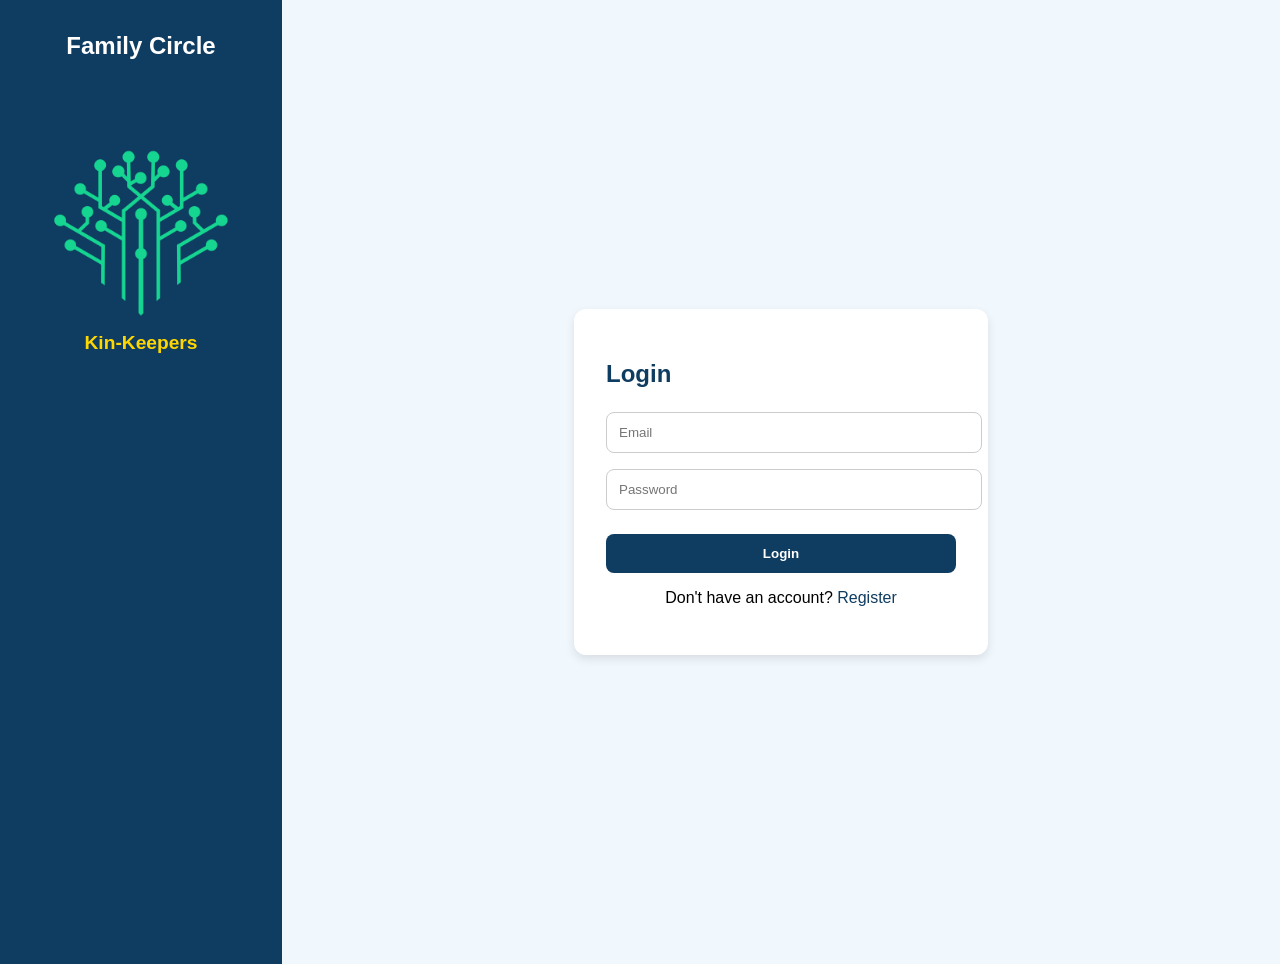
<file: public/index.html>
﻿<!DOCTYPE html>
<html lang="en">
<head>
  <meta charset="UTF-8" />
  <title>Family Circle Dashboard</title>
  <meta name="viewport" content="width=device-width, initial-scale=1.0" />

  <!-- Bootstrap -->
  <link href="https://cdn.jsdelivr.net/npm/bootstrap@5.3.0/dist/css/bootstrap.min.css" rel="stylesheet" />
  <script src="https://cdn.jsdelivr.net/npm/bootstrap@5.3.0/dist/js/bootstrap.bundle.min.js"></script>

  <!-- Your styles -->
  <link rel="stylesheet" href="styles.css" />
</head>
<body>

  <div class="sidebar">
    <h5 class="mb-3"><strong>Family Circle</strong></h5>
        <ul class="side-nav">
      <li><a class="link" href="#" onclick="showSection('dashboard')">Dashboard</a></li>

      <li>
        <a class="group-title" data-bs-toggle="collapse" href="#adminGroup" role="button" aria-expanded="false">
          Admin <span class="chevron">&#9662;</span>
        </a>
        <div class="collapse subgroup" id="adminGroup">
          <a class="link" href="#" onclick="(window.api?.navigateTo ? window.api.navigateTo('p2p.html') : (location.href='p2p.html'))">Invites to Family & Friends</a>
          <a class="sublink" href="#" hidden>Invites to Family & Friends</a>
        </div>
      </li>

      <li><a class="link" href="#" onclick="showSection('profile')">User Profile</a></li>

      <li>
        <a class="group-title" data-bs-toggle="collapse" href="#familyGroup" role="button" aria-expanded="false">
          Our Family Data <span class="chevron">&#9662;</span>
        </a>
        <div class="collapse subgroup" id="familyGroup">
          <a class="sublink" href="#" onclick="showSection('upload')">Select Document</a>
          <a class="sublink" href="#" onclick="showSection('qa')">Ask a Question</a>
        </div>
      </li>

      <li>
        <a class="group-title" data-bs-toggle="collapse" href="#smartChoiceGroup" role="button" aria-expanded="false">
          Smart Coach Guidance <span class="chevron">&#9662;</span>
        </a>
        <div class="collapse subgroup" id="smartChoiceGroup">
          <a class="sublink" href="https://elderchatgpt.com/memorytest/" target="_blank">ElderCHAT</a>
          <a class="sublink" href="https://sledss.elderchatgpt.com/" target="_blank">S.L.E.D.S.S.</a>
        </div>
      </li>

      <li>
        <a class="group-title" data-bs-toggle="collapse" href="#agentGroup" role="button" aria-expanded="false">
          Our Agents <span class="chevron">&#9662;</span>
        </a>
        <div class="collapse subgroup" id="agentGroup">
          <a class="sublink" href="https://Kin-Keepers.net" target="_blank">Shop for Marketplace Agents</a>
          <a class="sublink" href="#" onclick="showSection('installedAgents')">Installed Agents</a>
        </div>
      </li>

      <li><a class="link" href="#" onclick="showSection('about')">About</a></li>
    </ul>

    <div class="logout-wrap"><a class="logout-btn" href="#" onclick="logout()">Logout</a></div>
  </div>

  <div class="main-panel">
    <div class="header">
        <h4 id="sectionTitle">Dashboard</h4>
        <div id="slmStatus" class="slm-status"><span id="slmArrow">&bull;</span><span id="slmText">Checking...</span></div>
      <button id="slmToggleBtn" class="btn btn-sm btn-outline-light" style="padding:2px 8px; font-size:0.8rem; border-radius:12px;" hidden>Toggle SLM</button>
    </div>

    <!-- Auto-summary inline -->
    <div id="autoSummaryBox" role="status" aria-live="polite">
      <h6>System summary</h6>
      <p id="autoSummaryText"></p>
    </div>

    <!-- Dashboard -->
    <div id="dashboard" class="section section-white">
      <h4>Family Circle</h4>
      <div id="familyGraph" class="small-muted">Family graph & summary area.</div>
    </div>

    <!-- Profile -->
    <div id="profile" class="section hidden section-white">
      <h4>User Profile</h4>
      <div id="profileDetails">Loading...</div>

      <div id="profileForm" class="mt-3" style="display:none;">
        <div class="row g-3">
          <div class="col-md-6">
            <label for="profileEmail" class="form-label">Email</label>
            <input type="email" id="profileEmail" class="form-control">
          </div>
          <div class="col-md-6">
            <label for="profileName" class="form-label">Name</label>
            <input type="text" id="profileName" class="form-control">
          </div>

          <div class="col-md-6">
            <label for="profilePhone" class="form-label">Phone</label>
            <input type="text" id="profilePhone" class="form-control" placeholder="+256 700 000000">
          </div>

          <div class="col-md-3">
            <label for="profileDob" class="form-label">Date of Birth</label>
            <input type="date" id="profileDob" class="form-control" max="9999-12-31">
          </div>
          <div class="col-md-3">
            <label for="profileAge" class="form-label">Age</label>
            <input type="number" id="profileAge" class="form-control" min="0" max="130" inputmode="numeric">
            <div class="form-text">Auto-fills from DOB (you can override)</div>
          </div>

          <div class="col-md-6">
            <label for="profileGender" class="form-label">Gender</label>
            <select id="profileGender" class="form-select">
              <option value="">-- Select --</option>
              <option value="male">Male</option>
              <option value="female">Female</option>
              <option value="other">Other / Non-binary</option>
              <option value="prefer_not_to_say">Prefer not to say</option>
            </select>
          </div>

          <div class="col-md-6">
            <label class="form-label">Profile Photo</label>
            <div class="d-flex align-items-center gap-3">
              <img id="profilePhotoPreview" src="" alt="Profile photo" style="width:72px;height:72px;object-fit:cover;border-radius:50%;border:1px solid #ddd;display:none;">
              <input type="file" id="profilePhoto" class="form-control" accept="image/*">
            </div>
            <div class="form-text">Choose an image to update your photo.</div>
          </div>

          <div class="col-12">
            <label class="form-label">Address</label>
            <textarea id="profileAddress" rows="2" class="form-control" placeholder="Street, City, Country"></textarea>
          </div>
        </div>

        <div class="d-flex gap-2 mt-3">
          <button id="saveProfileBtn" class="btn btn-primary">Save changes</button>
          <div id="saveStatus" class="mt-1 text-muted"></div>
        </div>
      </div>
    </div>

    <!-- Upload Section -->
    <div id="upload" class="section hidden">
      <div class="section-white">
        <h4>Shared Documents</h4>
        <div class="btn-group tab-icons mb-3">
          <button class="btn btn-outline-primary" onclick="selectUploadTab('documents')">Documents</button>
          <button class="btn btn-outline-secondary" onclick="selectUploadTab('photos')"> Photos</button>
          <button class="btn btn-outline-secondary" onclick="selectUploadTab('music')"> Music</button>
        </div>

        <div id="documents" class="upload-tab active">
          <input type="file" id="docUpload"
                 accept=".pdf,.doc,.docx,application/msword,application/vnd.openxmlformats-officedocument.wordprocessingml.document"
                 class="form-control mb-2">
          <div id="uploadStatus" class="mb-3"></div>

          <div><strong>Imported Files:</strong></div>
          <div id="recordMessage" class="mb-2" aria-live="polite"></div>
          <div id="activeDocNotice" class="mb-2 small-muted">No active document selected.</div>
          <div id="recordItems" class="mb-3 upload-white"></div>

          <div class="divider"></div>

          <div class="d-flex align-items-center justify-content-between">
            <strong>Topic:</strong>
            <button id="regenTopicBtn" class="btn btn-sm btn-outline-primary" disabled> Regenerate topic</button>
          </div>
          <div id="selectedFileMeta" class="mb-2 text-muted" style="font-size: 0.95rem;"></div>
          <div id="activeDocStatus" class="mb-2 text-info small" role="status"></div>
          <div id="extractedText" class="upload-white"></div>
        </div>

        <div id="photos" class="upload-tab">
          <input type="file" id="photoUpload" accept="image/*" multiple class="form-control mb-2">
          <div id="photoUploadStatus" class="mb-3"></div>
          <div id="uploadedPhotos" class="d-flex flex-wrap gap-2"></div>
        </div>

        <div id="music" class="upload-tab">
          <input type="file" id="musicUpload" accept="audio/*" multiple class="form-control mb-2">
          <div id="musicUploadStatus" class="mb-3"></div>
          <div id="uploadedMusic" class="d-flex flex-column gap-2"></div>
        </div>
      </div>
    </div>

    <!-- Installed Agents -->
    <div id="installedAgents" class="section hidden section-white">
      <h4> Installed Agents</h4>
      <div class="mb-3">
        <a href="https://Kin-Keepers.net" target="_blank" class="btn btn-outline-primary">Shop for Marketplace Agents</a>
      </div>
      <div id="agentTemplates" class="d-flex flex-wrap gap-3"></div>
      <div id="templateAgents" class="mt-3 upload-white p-3 hidden">
        <h5>Agents in <span id="selectedTemplateName">Agent Template</span></h5>
        <div id="agentsList" class="list-group mb-2"></div>
        <button class="btn btn-sm btn-secondary mt-1" onclick="backToTemplates()"> Back to Template</button>
      </div>
      <div id="agentFeatureContent" class="mt-3 upload-white p-3">Select a feature to view its details.</div>
    </div>

    <!-- QA Section -->
    <div id="qa" class="section hidden">
      <div class="d-flex align-items-center justify-content-between flex-wrap gap-2">
        <h4 class="mb-0">Ask About This File</h4>

        <div class="d-flex align-items-center gap-3 model-picker" id="modelPicker">
          <span class="small-muted mb-0">Model:</span>
          <div class="btn-group" role="group" aria-label="Model selection" hidden>
            <button type="button" class="btn btn-outline-secondary" id="btnModelOffline" data-model="offline">Local / Offline</button>
            <button type="button" class="btn btn-outline-secondary" id="btnModelOnline"  data-model="online">Online Granite</button>
          </div>
          <span id="modelStatusBadge" class="badge bg-success text-dark" style="font-size:0.95rem;padding:8px 14px;">No model selected</span>
        </div>
      </div>

      <div id="qaActiveDocNotice" class="small-muted mt-2">Active document: none selected.</div>
      <!-- <div id="modelNotice" class="inline-notice mt-2" role="status" aria-live="polite">
        <span class="dot" aria-hidden="true"></span>
        <span id="modelNoticeText">Select a model (Local / Offline or Online Granite) to start asking questions.</span>
      </div> -->

      <div class="mt-2 p-2 upload-white">
        <div class="fw-semibold mb-1">Query scope</div>
        <div class="d-flex flex-wrap align-items-center gap-3">
          <div class="form-check">
            <input class="form-check-input" type="radio" name="scopeRadio" id="scopeLatest" value="latest" checked>
            <label class="form-check-label" for="scopeLatest">Latest file only</label>
          </div>
          <div class="form-check" hidden>
            <input class="form-check-input" type="radio" name="scopeRadio" id="scopeAll" value="all">
            <label class="form-check-label" for="scopeAll">All imported files</label>
          </div>
          <div class="form-check">
            <input class="form-check-input" type="radio" name="scopeRadio" id="scopeSelected" value="ids">
            <label class="form-check-label" for="scopeSelected">Choose specific files</label>
          </div>
        </div>

        <div id="scopePickerArea" class="mt-2" style="display:none;">
          <div class="small-muted mb-1">Select files to include:</div>
          <div id="scopeFileList" class="d-flex flex-column gap-1"></div>
        </div>
      </div>

      <textarea id="questionInput" class="form-control mt-2" rows="3" placeholder="Select a model to enable asking" disabled></textarea>
      <button id="askBtn" class="btn btn-primary mt-2" onclick="askQuestion()" disabled>Ask</button>
      <div id="answer" class="response-box mt-3" role="status" aria-live="polite"></div>
    </div>

    <!-- About -->
    <div id="about" class="section hidden section-white">
      <h4>About</h4>
      <p id="aboutModelText" style="font-size:1.1rem;font-weight:500;">Current model: checking...</p>
    </div>
  </div>

  <!-- Your script -->
  <script src="app.js"></script>
</body>
</html>
</file>
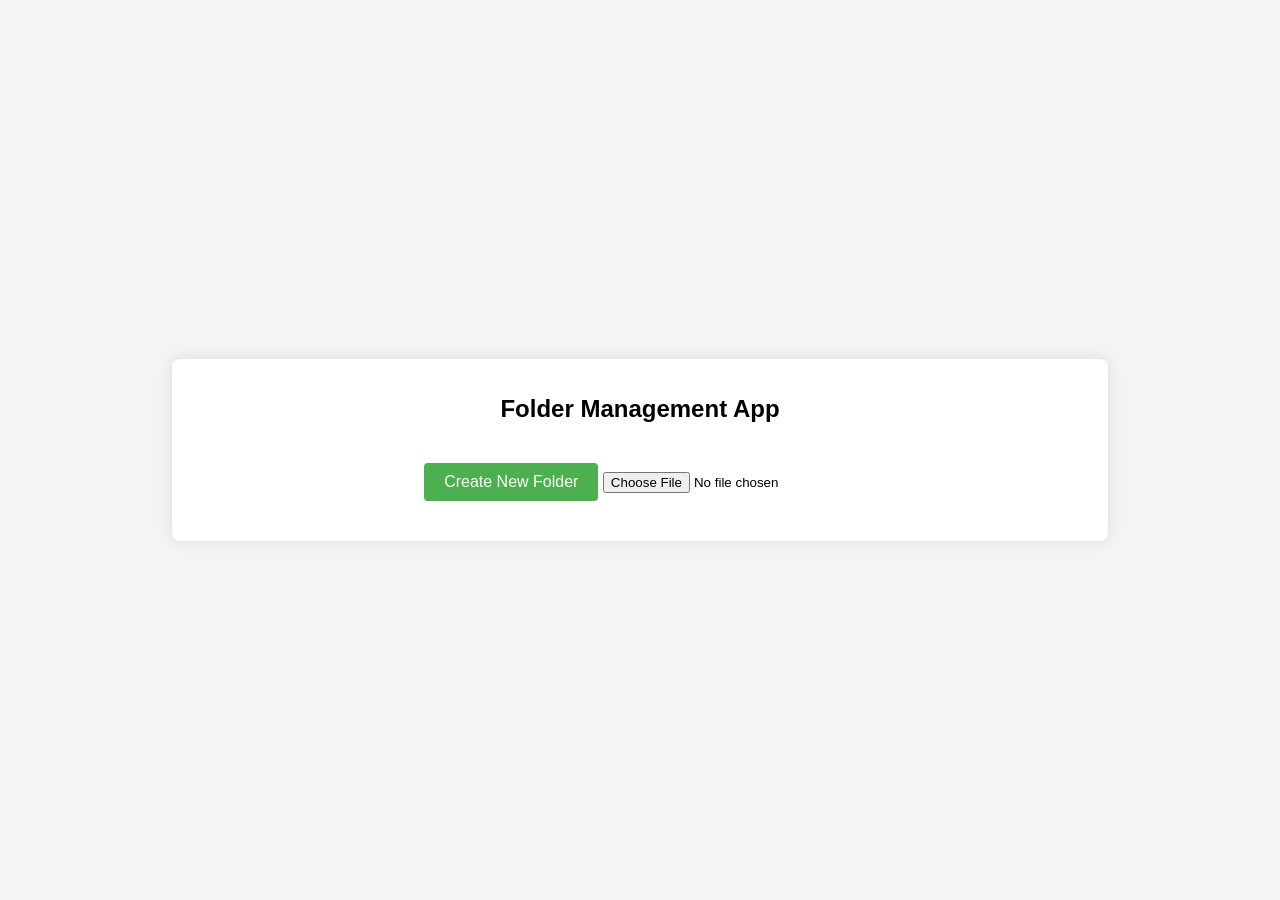
<file: folder.html>
<!DOCTYPE html>
<html lang="en">
<head>
  <meta charset="UTF-8">
  <meta name="viewport" content="width=device-width, initial-scale=1.0">
  <title>Folder Management App</title>
  <!-- Include FontAwesome for folder icon -->
  <link rel="stylesheet" href="https://cdnjs.cloudflare.com/ajax/libs/font-awesome/5.15.4/css/all.min.css">
  <style>
    body {
      font-family: Arial, sans-serif;
      display: flex;
      justify-content: center;
      align-items: center;
      height: 100vh;
      margin: 0;
      background-color: #f4f4f4;
    }

    .container {
      text-align: center;
      width: 70%;
      padding: 20px;
      background-color: white;
      border-radius: 8px;
      box-shadow: 0px 0px 15px rgba(0, 0, 0, 0.1);
    }

    h1 {
      font-size: 24px;
      margin-bottom: 20px;
    }

    button {
      padding: 10px 20px;
      margin-top: 20px;
      background-color: #4CAF50;
      color: white;
      border: none;
      cursor: pointer;
      border-radius: 4px;
      font-size: 16px;
    }

    button:hover {
      background-color: #45a049;
    }

    input[type="file"] {
      margin-top: 20px;
    }

    .folders-list {
      display: flex;
      flex-wrap: wrap;
      justify-content: center;
      margin-top: 20px;
    }

    .folder, .file {
      background: #f8f8f8;
      border: 1px solid #ccc;
      padding: 20px;
      margin: 10px;
      width: 150px;
      text-align: center;
      border-radius: 5px;
      box-shadow: 2px 2px 8px rgba(0, 0, 0, 0.1);
      cursor: pointer;
      transition: all 0.2s ease-in-out;
    }

    .folder:hover, .file:hover {
      background-color: #e8e8e8;
      transform: scale(1.05);
    }

    .folder-icon {
      font-size: 40px;
      margin-bottom: 10px;
      color: #f4c542;
    }

    .folder-name, .file-name {
      font-size: 16px;
      font-weight: bold;
      color: #333;
      cursor: pointer;
    }

    #message {
      margin-top: 20px;
      font-size: 16px;
      font-weight: bold;
      color: #333;
    }

    input[type="text"] {
      border: none;
      background: transparent;
      font-size: 16px;
      font-weight: bold;
      color: #333;
      text-align: center;
      outline: none;
    }
  </style>
</head>
<body>
  <div class="container">
    <h1>Folder Management App</h1>
    <div class="folders-list">
      <!-- List of folders will be populated here -->
    </div>
    <button id="create-folder-btn">Create New Folder</button>
    <input type="file" id="upload-file-btn" />
    <div id="message"></div>
  </div>

  <script>
    // Sample folder structure (in-memory)
    const fileSystem = {
      root: {
        type: 'folder',
        name: 'root',
        contents: [],
      }
    };

    let currentFolder = fileSystem.root; // Initially set to root folder

    // Get references to UI elements
    const createFolderBtn = document.getElementById('create-folder-btn');
    const uploadFileBtn = document.getElementById('upload-file-btn');
    const foldersList = document.querySelector('.folders-list');
    const messageDiv = document.getElementById('message');

    // Function to display message
    function displayMessage(message) {
      messageDiv.textContent = message;
    }

    // Function to render folders and files
    function renderFolderContents() {
      foldersList.innerHTML = ''; // Clear the list

      currentFolder.contents.forEach(item => {
        const itemDiv = document.createElement('div');
        itemDiv.classList.add(item.type);

        // Handle folder or file
        if (item.type === 'folder') {
          itemDiv.innerHTML = `
            <i class="fas fa-folder folder-icon"></i>
            <div class="folder-name" contenteditable="true">${item.name}</div>
          `;
          itemDiv.querySelector('.folder-name').addEventListener('click', (e) => {
            e.stopPropagation();
            const newName = prompt('Enter new folder name:', item.name);
            if (newName) {
              item.name = newName;
              renderFolderContents();
            }
          });
          itemDiv.addEventListener('click', () => {
            currentFolder = item;
            renderFolderContents(); // Show the contents of the clicked folder
          });
        } else {
          itemDiv.innerHTML = `
            <i class="fas fa-file file-icon"></i>
            <div class="file-name" contenteditable="true">${item.name}</div>
          `;
          itemDiv.querySelector('.file-name').addEventListener('click', (e) => {
            e.stopPropagation();
            const newName = prompt('Enter new file name:', item.name);
            if (newName) {
              item.name = newName;
              renderFolderContents();
            }
          });
        }

        foldersList.appendChild(itemDiv);
      });
    }

    // Create folder
    createFolderBtn.addEventListener('click', () => {
      const folderName = prompt('Enter folder name:');
      if (folderName) {
        const newFolder = {
          type: 'folder',
          name: folderName,
          contents: [],
        };
        currentFolder.contents.push(newFolder);
        renderFolderContents(); // Re-render after adding the new folder
        displayMessage(`Folder "${folderName}" created successfully!`);
      }
    });

    // Handle file upload
    uploadFileBtn.addEventListener('change', (event) => {
      const file = event.target.files[0];
      const fileName = file.name;
      const newFile = {
        type: 'file',
        name: fileName,
      };
      currentFolder.contents.push(newFile);
      renderFolderContents(); // Re-render after adding the new file
      displayMessage(`File "${fileName}" uploaded successfully!`);
    });

    // Initial render of the root folder
    renderFolderContents();
  </script>
</body>
</html>
</file>
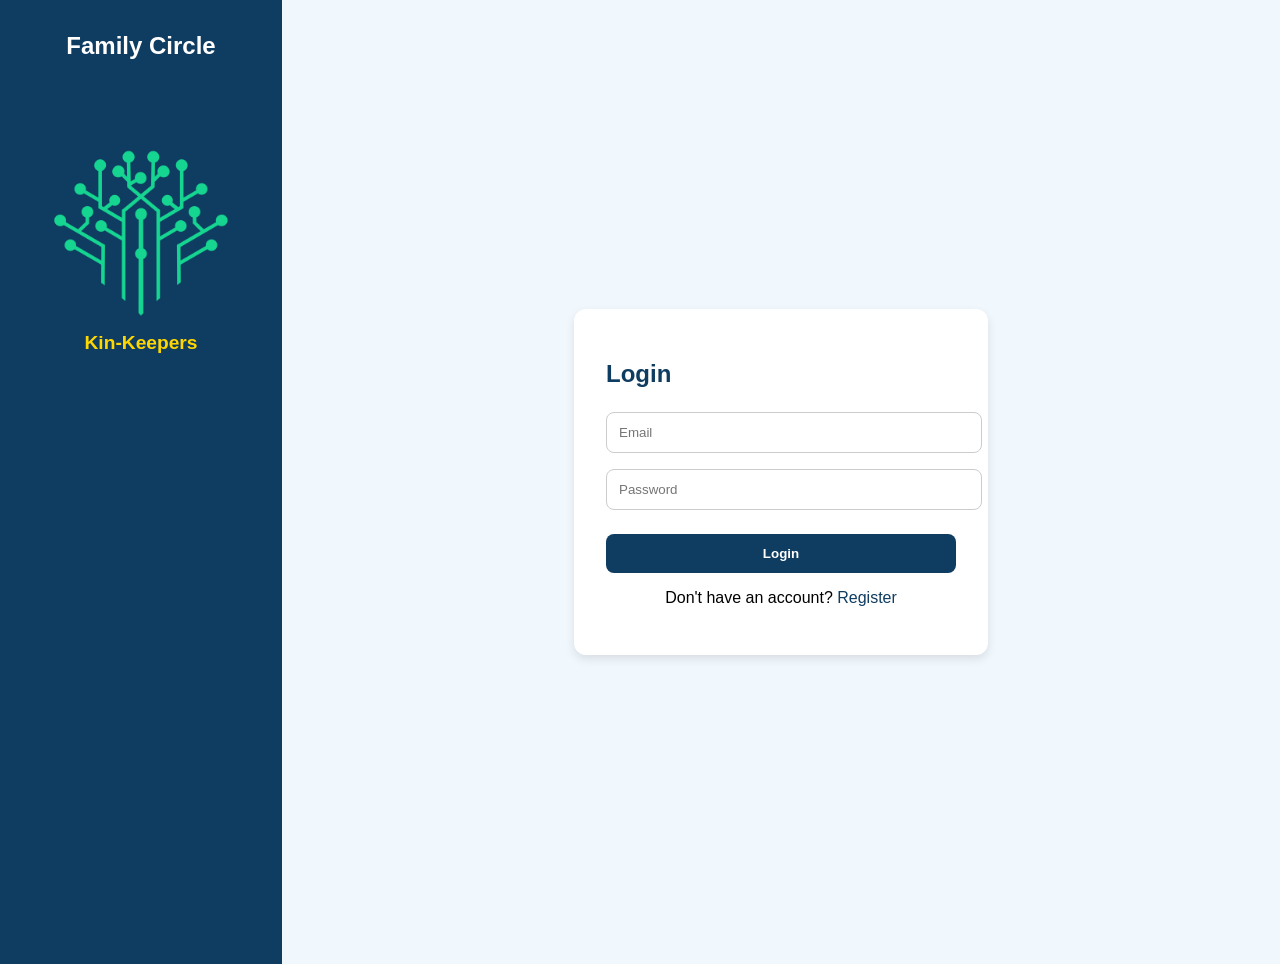
<file: public/home2.html>
<!DOCTYPE html>
<html lang="en">
<head>
  <meta charset="UTF-8" />
  <title>Family Circle Dashboard</title>
  <meta name="viewport" content="width=device-width, initial-scale=1.0" />
  <link href="https://cdn.jsdelivr.net/npm/bootstrap@5.3.0/dist/css/bootstrap.min.css" rel="stylesheet">
  <script src="https://d3js.org/d3.v7.min.js"></script>
  <style>
    body {
      background-color: #eaf4fc;
      font-family: 'Segoe UI', Tahoma, Geneva, Verdana, sans-serif;
    }
    .sidebar {
      background-color: #1a3d5d;
      color: white;
      padding: 20px;
      height: 100vh;
      display: flex;
      flex-direction: column;
    }
    .sidebar h5 {
      margin-bottom: 1.5rem;
    }
    .sidebar button {
      width: 100%;
      margin-bottom: 10px;
    }
    .main-panel {
      padding: 30px;
      background-color: #f2f8fd;
      min-height: 100vh;
    }
    .header {
      background-color: #205081;
      color: white;
      padding: 14px 26px;
      border-radius: 12px;
      margin-bottom: 25px;
      box-shadow: 0 4px 10px rgba(0, 0, 0, 0.08);
      font-size: 1.25rem;
      font-weight: 500;
      display: flex;
      align-items: center;
    }
    .hidden {
      display: none;
    }
    .card-section {
      background-color: #ffffff;
      padding: 1.8rem 2rem;
      border-radius: 12px;
      box-shadow: 0 2px 10px rgba(0, 0, 0, 0.05);
      margin-bottom: 30px;
    }
    .card-section h4 {
      margin-bottom: 1.2rem;
      color: #1a3d5d;
      font-weight: 600;
    }
    .card .display-1 {
      font-size: 4rem;
      color: #f0ad4e;
      cursor: pointer;
    }
    #familyGraph {
      width: 100%;
      height: 600px;
      border: 1px solid #ccc;
      border-radius: 10px;
      margin-top: 20px;
    }
    .record-item {
      cursor: pointer;
      color: #205081;
      margin-bottom: 5px;
    }
    .record-item:hover {
      text-decoration: underline;
    }
  </style>
</head>
<body>
<div class="container-fluid">
  <div class="row">
    <div class="col-md-3 sidebar">
      <div>
        <h5><strong>Jones Family Circle</strong></h5>
        <button class="btn btn-outline-light" onclick="showSection('dashboard')">Dashboard</button>
        <button class="btn btn-outline-light" onclick="showSection('profile')">👤 User Profile</button>
        <button class="btn btn-outline-light" onclick="showSection('upload')">Uploads</button>
        <button class="btn btn-outline-light" onclick="showSection('viewRecords')">View Records</button>
        <button class="btn btn-outline-light" onclick="showSection('relationships')">👪 Relationships</button>
        <button class="btn btn-outline-light" onclick="showSection('medical')">🧺 Medical</button>
        <button class="btn btn-outline-light" onclick="showSection('timeline')">🗕️ Timeline</button>
        <button class="btn btn-outline-light" onclick="showSection('forgotten')">🧳 Forgotten Items</button>
        <button class="btn btn-outline-warning" onclick="showSection('qa')">💬 Ask a Question</button>
      </div>
      <div class="mt-auto">
        <button class="btn btn-danger w-100" onclick="logout()">Logout</button>
      </div>
    </div>

    <div class="col-md-9 main-panel">
      <div class="header">
        <h4 id="sectionTitle">🏠 Installed SLM</h4>
      </div>

      <div id="dashboard" class="card-section">
        <h4>Family Circle</h4>
        <div id="familyGraph"></div>
      </div>

      <div id="profile" class="card-section hidden"><h4>👤 User Profile</h4><div id="profileDetails">Loading...</div></div>

      <div id="upload" class="card-section hidden">
        <h4>Upload Family Files</h4>
        <div class="row text-center">

          <div class="col-md-4 mb-4">
            <div class="card h-100 shadow-sm">
              <div class="card-body">
                <div class="display-1" onclick="toggleDocumentPanel()">📁</div>
                <h5 class="card-title mt-2">Documents</h5>
              </div>
            </div>
          </div>

          <!-- Future folders (Photos, Music) can go here -->

        </div>

        <!-- Document panel -->
        <div id="documentPanel" class="mt-4 hidden">
          <h5>📄 Upload and View Documents</h5>
          <input type="file" id="docUpload" accept=".pdf,.doc,.docx" class="form-control mt-2" onchange="handleUpload('doc')">
          <div id="uploadStatus" class="text-success mt-2 mb-3"></div>

          <h6 class="mt-3">Uploaded Files:</h6>
          <div id="recordItems" class="text-start"></div>

          <h6 class="mt-3">Extracted Text:</h6>
          <div id="extractedText" class="text-start small" style="max-height: 250px; overflow-y: auto; white-space: pre-wrap; border: 1px solid #ccc; padding: 10px; border-radius: 5px;">Select a document to view its content.</div>
        </div>
      </div>

      <div id="viewRecords" class="card-section hidden"><h4>Saved Family Records</h4><div id="recordSummary"></div></div>
      <div id="relationships" class="card-section hidden"><h4>👪 Relationships</h4><div id="relationshipDetails">Loading...</div></div>
      <div id="medical" class="card-section hidden"><h4>🧰 Medical Records</h4><div id="medicalDetails">Loading...</div></div>
      <div id="timeline" class="card-section hidden"><h4>🗕️ Timeline</h4><div id="timelineDetails">Loading...</div></div>
      <div id="forgotten" class="card-section hidden"><h4>🧳 Forgotten Items</h4><div id="forgottenDetails">Loading...</div></div>
      <div id="qa" class="card-section hidden">
        <h4>💬 Ask About This Record</h4>
        <textarea id="questionInput" class="form-control" rows="3"></textarea>
        <button class="btn btn-primary mt-2" onclick="askQuestion()">Ask</button>
        <div id="answer" class="mt-3"></div>
      </div>
    </div>
  </div>
</div>

<script>
  const token = localStorage.getItem('token');
  if (!token) window.location.href = "login.html";

  function logout() {
    window.api.logout?.();
    localStorage.clear();
    location.href = "login.html";
  }

  function showSection(id) {
    document.querySelectorAll('.card-section').forEach(div => div.classList.add('hidden'));
    document.getElementById(id).classList.remove('hidden');
    document.getElementById("sectionTitle").textContent = id;
    if (id === 'upload') loadDocumentRecords();
  }

  function toggleDocumentPanel() {
    const panel = document.getElementById("documentPanel");
    panel.classList.toggle("hidden");
  }

  async function handleUpload(type) {
    const input = document.getElementById('docUpload');
    const files = Array.from(input.files);
    if (!files.length) return;

    const list = document.getElementById('recordItems');
    list.innerHTML = '';

    files.forEach(file => {
      const li = document.createElement('div');
      li.textContent = `📄 ${file.name}`;
      list.appendChild(li);
    });

    const doc = files[0];
    if (!token || !doc) {
      document.getElementById("uploadStatus").textContent = "❌ Please log in and select a document.";
      return;
    }

    const res = await window.api.uploadFiles(doc.path, [], token);
    document.getElementById("uploadStatus").textContent = res.success
      ? "✅ Document uploaded successfully."
      : `❌ ${res.error}`;

    if (res.success) loadDocumentRecords();
  }

  async function loadDocumentRecords() {
    const res = await window.api.getAllRecords(token);
    const container = document.getElementById("recordItems");
    container.innerHTML = '';

    if (!res.success || !res.data.length) {
      container.innerHTML = '<div class="text-muted">No records found.</div>';
      return;
    }

    res.data.forEach(record => {
      const div = document.createElement("div");
      div.textContent = `📝 Record ${record.id} — ${new Date(record.uploaded_at || record.created_at || Date.now()).toLocaleString()}`;
      div.className = "record-item";
      div.onclick = async () => {
        const single = await window.api.getRecordById(record.id, token);
        document.getElementById("extractedText").textContent = single.success ? single.data.extracted_text : '❌ Failed to load text.';
      };
      container.appendChild(div);
    });
  }

  async function askQuestion() {
    const question = document.getElementById("questionInput").value;
    const res = await window.api.askQuestion(question, token);
    document.getElementById("answer").textContent = res.success ? res.answer : `❌ ${res.error}`;
  }
</script>
</body>
</html>
</file>
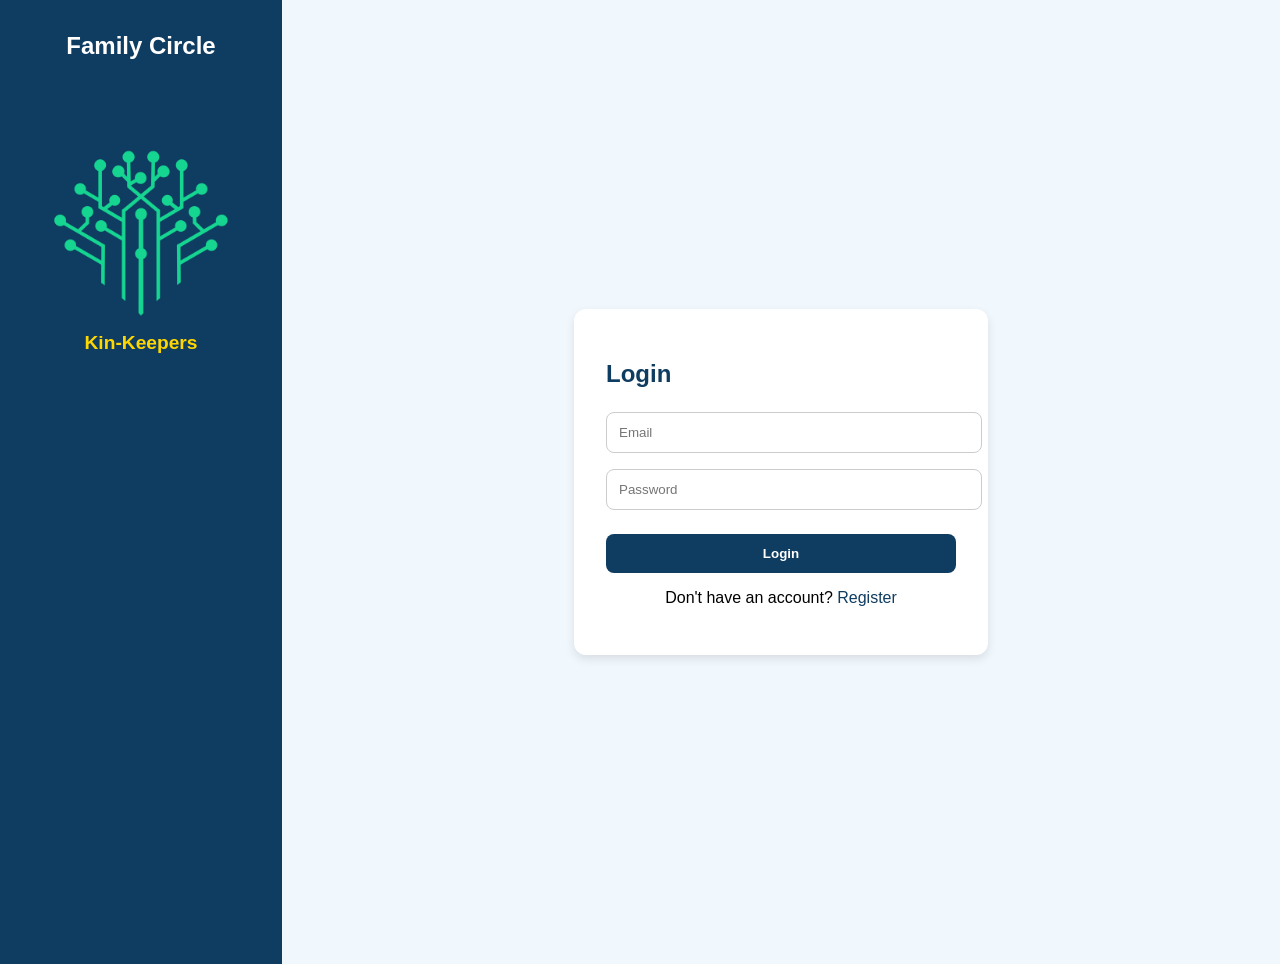
<file: public/login.html>
<!DOCTYPE html>
<html lang="en">
<head>
  <meta charset="UTF-8" />
  <title>Login - Family Circle</title>
  <meta http-equiv="Content-Security-Policy" content="script-src 'self';">
  <style>
    body {
      margin: 0;
      font-family: Arial, sans-serif;
      background: #f0f7fd;
      display: flex;
    }

    .sidebar {
      width: 250px;
      background-color: #0f3c61;
      color: white;
      padding: 2rem 1rem;
      height: 100vh;
      display: flex;
      flex-direction: column;
      align-items: center;
    }

    .sidebar h2 {
      margin: 0 0 2rem 0;
      font-size: 1.5rem;
      text-align: center;
    }

    .kin-keepers-container {
      display: flex;
      flex-direction: column;
      align-items: center;
      justify-content: flex-start; /* shift upward */
      flex-grow: 1;
      margin-top: 2rem; /* extra spacing from top */
    }

    .kin-keepers-container img {
      max-width: 100%;
      max-height: 200px;
      height: auto;
      display: block;
      margin-bottom: 0.5rem;
    }

    .kin-keepers-container span {
      font-size: 1.2rem;
      font-weight: bold;
      color: gold;
      text-align: center;
    }

    .content {
      flex-grow: 1;
      display: flex;
      justify-content: center;
      align-items: center;
    }

    .form-card {
      background-color: white;
      padding: 2rem;
      border-radius: 12px;
      box-shadow: 0 4px 10px rgba(0, 0, 0, 0.1);
      width: 350px;
    }

    .form-card h2 {
      margin-bottom: 1.5rem;
      color: #0f3c61;
    }

    input {
      width: 100%;
      padding: 0.75rem;
      margin-bottom: 1rem;
      border: 1px solid #ccc;
      border-radius: 8px;
    }

    button {
      width: 100%;
      background-color: #0f3c61;
      color: white;
      border: none;
      padding: 0.75rem;
      border-radius: 8px;
      font-weight: bold;
      cursor: pointer;
    }

    button:hover {
      background-color: #0d3557;
    }

    p {
      margin-top: 1rem;
      text-align: center;
    }

    a {
      color: #0f3c61;
      text-decoration: none;
    }

    a:hover {
      text-decoration: underline;
    }
  </style>
</head>
<body>
  <div class="sidebar">
    <h2>Family Circle</h2>
    <div class="kin-keepers-container">
      <img src="kin-keepers.png" alt="Kin-Keepers Logo" />
      <span>Kin-Keepers</span>
    </div>
  </div>

  <div class="content">
    <div class="form-card">
      <h2>Login</h2>
      <form id="loginForm">
        <input name="email" type="email" placeholder="Email" required />
        <input name="password" type="password" placeholder="Password" required />
        <div id="loginMessage" style="color:red; font-size:0.9rem; margin-bottom:0.5rem;"></div>
        <button type="submit">Login</button>
      </form>
      <p>Don't have an account? <a href="#" id="goToRegister">Register</a></p>
    </div>
  </div>

  <script src="login.js"></script>
</body>
</html>
</file>
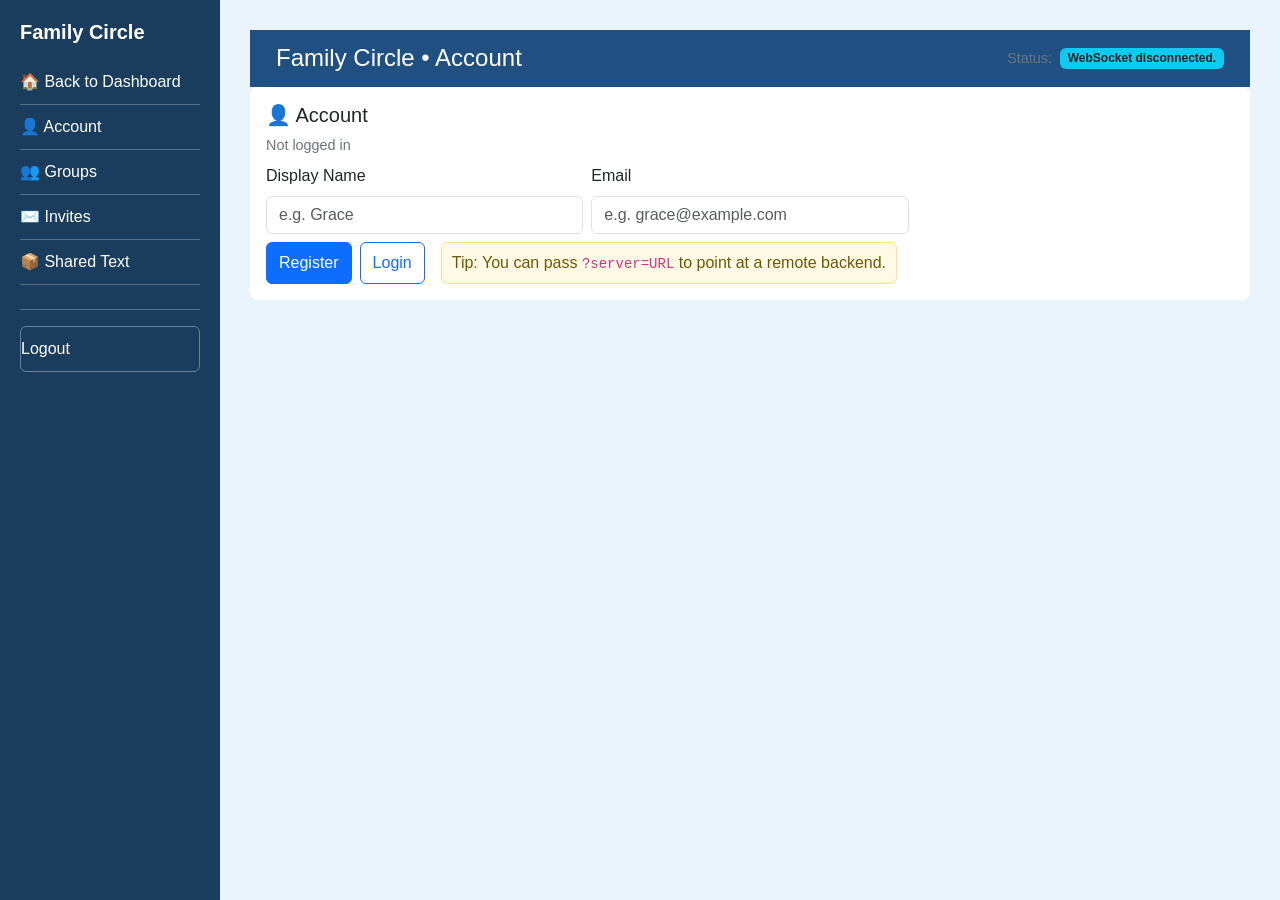
<file: public/p2p.html>
<!DOCTYPE html>
<html lang="en">
<head>
  <meta charset="UTF-8" />
  <title>Family Circle</title>
  <meta name="viewport" content="width=device-width, initial-scale=1.0" />

  <!-- Bootstrap -->
  <link href="https://cdn.jsdelivr.net/npm/bootstrap@5.3.0/dist/css/bootstrap.min.css" rel="stylesheet" />
  <script src="https://cdn.jsdelivr.net/npm/bootstrap@5.3.0/dist/js/bootstrap.bundle.min.js"></script>

  <style>
    body { background-color: #eaf4fc; font-family: 'Segoe UI', Tahoma, Geneva, Verdana, sans-serif; }
    .sidebar { background-color: #1a3d5d; color: white; padding: 20px; height: 100vh; width: 220px; position: fixed; top: 0; left: 0; overflow-y: auto; }
    .side-nav { list-style: none; margin: 0; padding: 0; }
    .side-nav .link, .side-nav .sublink { display: block; color: #ffffff; text-decoration: none; padding: 10px 0; border-bottom: 1px solid rgba(255, 255, 255, 0.25); }
    .side-nav .link:hover, .side-nav .sublink:hover { color: #eaf4fc; background: rgba(255, 255, 255, 0.06); }
    .side-nav .group-title { display: flex; align-items: center; justify-content: space-between; color: #ffffff; padding: 10px 0; cursor: pointer; border-bottom: 1px solid rgba(255, 255, 255, 0.25); user-select: none; text-decoration: none; }
    .side-nav .chevron { transition: transform 0.2s ease; font-size: 0.9rem; opacity: 0.9; }
    .side-nav .subgroup { padding-left: 10px; background: rgba(255, 255, 255, 0.03); }
    .logout-wrap { margin-top: 24px; border-top: 1px solid rgba(255, 255, 255, 0.25); padding-top: 16px; }
    .logout-btn { display: block; width: 100%; color: #fff; text-decoration: none; text-align: left; padding: 10px 0; border: 1px solid rgba(255,255,255,0.35); border-radius: 6px; }
    .logout-btn:hover { background: rgba(255,255,255,0.08); }

    .main-panel { margin-left: 220px; padding: 30px; }
    .header { background-color: #205081; color: white; padding: 14px 26px; position: sticky; top: 0; z-index: 100; display: flex; align-items: center; justify-content: space-between; gap: 10px; }
    .hidden { display: none; }
    .section-white { background: #ffffff; border-radius: 8px; padding: 16px; margin-bottom: 20px; }

    .hint { font-size: 0.9rem; color: #6c757d; }
    .badge-pill { border-radius: 14px; }

    #filesLog {
      background: #fff; border: 1px solid #e5e5e5; border-radius: 8px;
      padding: 10px; height: 260px; overflow: auto;
    }
    .msg { padding: 4px 6px; border-bottom: 1px dashed #eee; cursor: pointer; }
    .msg:last-child { border-bottom: 0; }

    .inline-note { background: #fff9e6; border: 1px solid #ffe08a; color: #6b5b00; border-radius: 6px; padding: 8px 10px; }
    .log { background:#fff; border:1px solid #e5e5e5; padding:8px; border-radius:8px; max-height:220px; overflow:auto; }
  </style>
</head>
<body>

  <!-- Left Sidebar -->
  <div class="sidebar">
    <h5 class="mb-3"><strong>Family Circle</strong></h5>
    <ul class="side-nav">
      <li><a class="link" href="#" onclick="goHome()">🏠 Back to Dashboard</a></li>
      <li><a class="link" href="#" onclick="showSection('p2pAccount')">👤 Account</a></li>
      <li><a class="link" href="#" onclick="showSection('p2pGroups')">👥 Groups</a></li>
      <li><a class="link" href="#" onclick="showSection('p2pInvites')">✉️ Invites</a></li>
      <li><a class="link" href="#" onclick="showSection('p2pFiles')">📦 Shared Text</a></li>
    </ul>

    <div class="logout-wrap">
      <a class="logout-btn" href="#" onclick="logout()">Logout</a>
    </div>
  </div>

  <!-- Main Panel -->
  <div class="main-panel">
    <div class="header">
      <div class="d-flex align-items-center gap-2">
        <h4 class="mb-0" id="sectionTitle">Family Circle</h4>
        <span class="badge bg-light text-dark badge-pill" id="serverBadge" hidden>Server: —</span>
      </div>
      <div class="d-flex align-items-center gap-2">
        <span class="hint">Status:</span>
        <span id="status" class="badge bg-info text-dark">Connecting…</span>
      </div>
    </div>

    <!-- Inline banner (no alerts) -->
    <div id="inlineMsg" class="alert alert-warning mt-3 d-none" role="alert"></div>

    <!-- Account -->
    <div id="p2pAccount" class="section-white">
      <h5 class="mb-2">👤 Account</h5>
      <div class="hint mb-2" id="authStatus">Not logged in</div>

      <div class="row g-2">
        <div class="col-md-4">
          <label class="form-label">Display Name</label>
          <input id="name" type="text" class="form-control" placeholder="e.g. Grace">
        </div>
        <div class="col-md-4">
          <label class="form-label">Email</label>
          <input id="email" type="email" class="form-control" placeholder="e.g. grace@example.com">
        </div>
        <div class="col-12 d-flex gap-2">
          <button id="registerBtn" class="btn btn-primary">Register</button>
          <button id="loginBtn" class="btn btn-outline-primary">Login</button>
          <div class="inline-note ms-2">
            Tip: You can pass <code>?server=URL</code> to point at a remote backend.
          </div>
        </div>
      </div>
    </div>

    <!-- Groups -->
    <div id="p2pGroups" class="section-white hidden">
      <h5 class="mb-2">👥 Groups</h5>

      <div class="row g-2 align-items-end">
        <div class="col-md-4">
          <label class="form-label">New Group Name</label>
          <input id="groupName" type="text" class="form-control" placeholder="e.g. Family Friday">
        </div>
        <div class="col-md-3">
          <!-- RESTORED: Create Group -->
          <button id="createGroupBtn" class="btn btn-primary w-100">Create Group</button>
        </div>
        <div class="col-md-3">
          <button id="refreshGroupsBtn" class="btn btn-outline-primary w-100">Refresh My Groups</button>
        </div>
      </div>

      <div class="mt-3">
        <div class="hint">Your Groups (click to select):</div>
        <div id="groupsList" class="mt-2 log" style="min-height:60px;"></div>
      </div>

      <!-- Selected Group NAME -->
      <div class="mt-3 row g-2 align-items-end">
        <div class="col-md-6">
          <label class="form-label">Selected Group Name</label>
          <input id="selectedGroupName" type="text" class="form-control" placeholder="Group Name" disabled>
        </div>
      </div>

      <div class="mt-3 row g-2 align-items-end">
        <div class="col-md-6">
          <label class="form-label">Selected Group ID</label>
          <input id="selectedGroupId" type="text" class="form-control" placeholder="Group ID">
        </div>
        <div class="col-md-3">
          <button id="joinGroupBtn" class="btn btn-success w-100">Join Group</button>
        </div>
      </div>
    </div>

    <!-- Invites -->
    <div id="p2pInvites" class="section-white hidden">
      <h5 class="mb-2">✉️ Invites</h5>

      <div class="row g-2 align-items-end">
        <div class="col-md-5">
          <label class="form-label">Invitee Email</label>
          <input id="inviteEmail" type="email" class="form-control" placeholder="friend@example.com">
        </div>
        <div class="col-md-4">
          <label class="form-label">Group ID (mirrors selection)</label>
          <input id="inviteGroupIdMirror" type="text" class="form-control" placeholder="(auto from selection)" disabled>
          <div class="hint">Selected group is mirrored here.</div>
        </div>
        <div class="col-md-3 d-flex flex-column gap-2">
          <button id="inviteExistingBtn" class="btn btn-outline-primary" hidden>Invite Existing User</button>
          <button id="inviteNewBtn" class="btn btn-primary">Invite via Email</button>
        </div>
      </div>

      <!-- Invite Preview -->
      <div id="invitePreview" class="inline-note mt-3 d-none">
        <div class="d-flex justify-content-between align-items-center mb-2">
          <strong>Invite Preview</strong>
          <small class="text-muted" id="invitePreviewStatus"></small>
        </div>

        <div class="mb-2">
          <div class="fw-semibold">Download link</div>
          <div class="input-group">
            <input id="inviteDownloadUrl" type="text" class="form-control" readonly>
            <button id="copyDownloadUrlBtn" class="btn btn-outline-secondary">Copy</button>
          </div>
        </div>

        <div class="row g-2">
          <div class="col-md-4">
            <div class="fw-semibold">Group Name</div>
            <div class="input-group">
              <input id="inviteGroupName" type="text" class="form-control" readonly>
              <button id="copyGroupNameBtn" class="btn btn-outline-secondary">Copy</button>
            </div>
          </div>
          <div class="col-md-5">
            <div class="fw-semibold">Group ID</div>
            <div class="input-group">
              <input id="inviteGroupId" type="text" class="form-control" readonly>
              <button id="copyGroupIdBtn" class="btn btn-outline-secondary">Copy</button>
            </div>
          </div>
          <div class="col-md-3">
            <div class="fw-semibold">Creator</div>
            <div class="input-group">
              <input id="inviteOwnerName" type="text" class="form-control" readonly>
              <button id="copyOwnerNameBtn" class="btn btn-outline-secondary">Copy</button>
            </div>
          </div>
        </div>

        <div class="mt-2 small text-muted">
          Send the download link to your invitee. They should register, then enter the Group Name, Group ID, and Creator.
        </div>
      </div>
    </div>

    <!-- Shared Text -->
    <div id="p2pFiles" class="section-white hidden">
      <h5 class="mb-2">📦 Shared Text</h5>

      <div class="row g-2 align-items-end">
        <div class="col-md-6">
          <input id="fileInput" class="form-control" type="file">
        </div>
        <div class="col-md-4">
          <input id="shareName" class="form-control" placeholder="Shared name (e.g., Project Notes)">
        </div>
        <div class="col-md-2">
          <button id="createSharedTextBtn" class="btn btn-primary w-100" disabled>Share File</button>
        </div>
      </div>
      <div class="hint mt-2">Only extracted text is uploaded. Your original file stays on your computer.</div>

      <h6 class="mt-3">Group Files</h6>
      <div id="filesList" class="log"></div>

      <h6 class="mt-3">Viewer/Editor</h6>
      <div class="row g-2 align-items-end">
        <div class="col-md-5"><input id="permEmail" class="form-control" placeholder="someone@example.com"></div>
        <div class="col-md-3">
          <select id="permRole" class="form-select">
            <option value="viewer">Viewer</option>
            <option value="editor">Editor</option>
          </select>
        </div>
        <div class="col-md-2">
          <button id="setPermBtn" class="btn btn-outline-primary w-100" disabled>Set Permission</button>
        </div>
      </div>

      <h6 class="mt-3">Document</h6>
      <textarea id="docArea" class="form-control" placeholder="Open a file from the list…" style="min-height: 280px;"></textarea>
      <div class="mt-2">
        <button id="saveDocBtn" class="btn btn-success" disabled>Save Changes</button>
      </div>
    </div>

  </div>

  <script>
    function showSection(id) {
      document.querySelectorAll('.section-white').forEach(s => s.classList.add('hidden'));
      const el = document.getElementById(id);
      if (el) el.classList.remove('hidden');
      const titles = {
        p2pAccount: 'Family Circle • Account',
        p2pGroups: 'Family Circle • Groups',
        p2pInvites: 'Family Circle • Invites',
        p2pFiles: 'Family Circle • Shared Text'
      };
      document.getElementById('sectionTitle').textContent = titles[id] || 'Family Circle';
    }
    function goHome() { try { window.api?.navigateTo?.('index.html'); } catch (_) {} }
    (function showServerBadge() {
      const params = new URLSearchParams(location.search);
      const server = params.get('server') || 'http://localhost:5020';
      document.getElementById('serverBadge').textContent = `Server: ${server}`;
    })();
    function logout() {
      try { localStorage.removeItem('user'); } catch(_) {}
      try { window.api?.logout?.(); } catch(_) {}
      try { localStorage.removeItem('token'); } catch(_) {}
      showSection('p2pAccount');
      location.reload();
    }
    // default landing
    showSection('p2pAccount');
  </script>

  <!-- Client code -->
  <script src="js/p2pClient.js"></script>
</body>
</html>
</file>
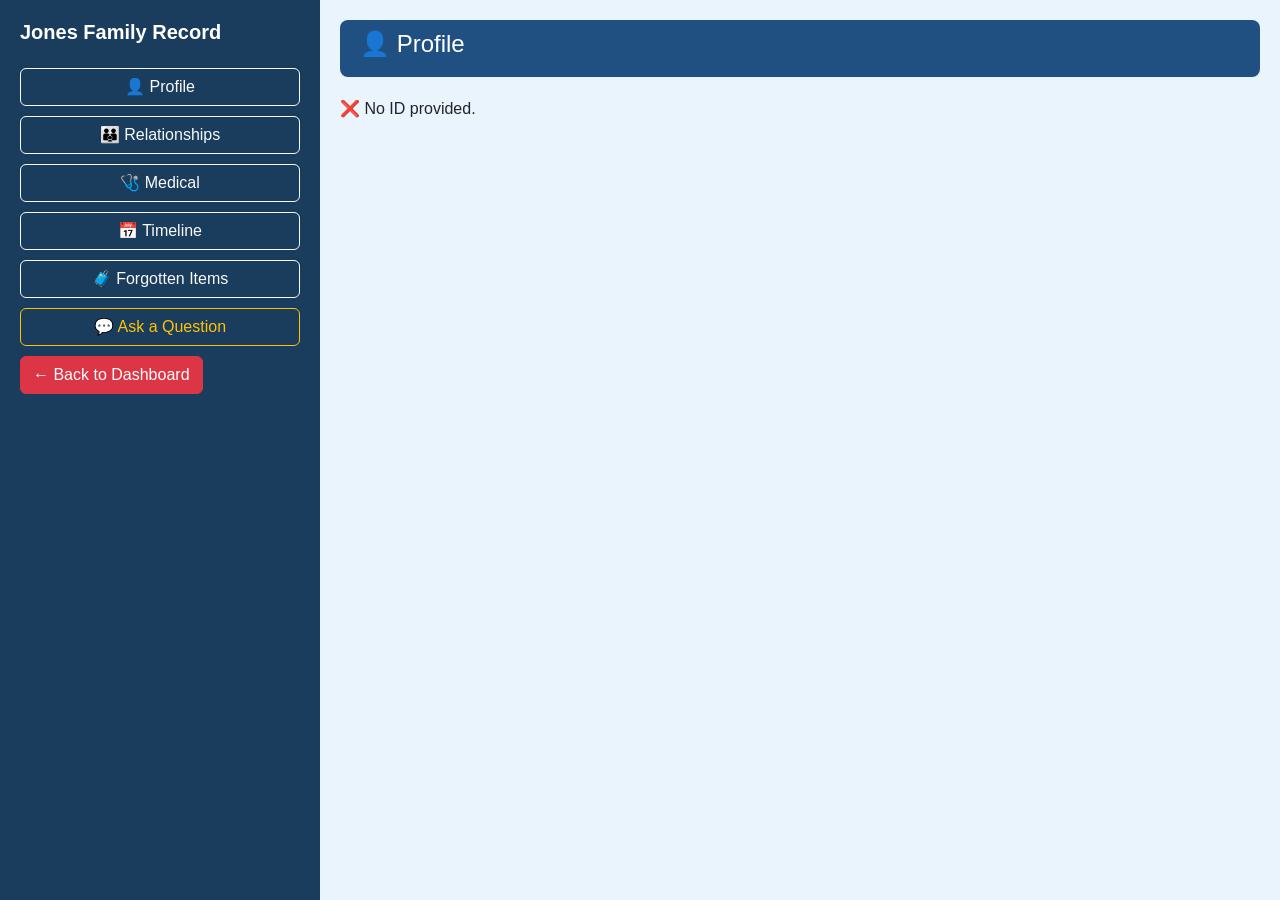
<file: public/record.html>
<!DOCTYPE html>
<html lang="en">
<head>
  <meta charset="UTF-8" />
  <title>Family Record Details</title>
  <meta name="viewport" content="width=device-width, initial-scale=1.0" />
  <link href="https://cdn.jsdelivr.net/npm/bootstrap@5.3.0/dist/css/bootstrap.min.css" rel="stylesheet">
  <style>
    body {
      background-color: #eaf4fc;
      font-family: Arial, sans-serif;
      margin: 0;
    }
    .sidebar {
      background-color: #1a3d5d;
      color: white;
      height: 100vh;
      padding: 20px;
    }
    .sidebar h5 {
      margin-bottom: 1.5rem;
    }
    .sidebar button {
      width: 100%;
      margin-bottom: 10px;
    }
    .main-panel {
      padding: 20px;
    }
    .header {
      background-color: #205081;
      color: white;
      padding: 10px 20px;
      border-radius: 8px;
      margin-bottom: 20px;
    }
    .card {
      background: white;
      border: 1px solid #ddd;
      border-radius: 10px;
      padding: 1.5rem;
      margin-bottom: 1.5rem;
      box-shadow: 0 0 8px rgba(0,0,0,0.05);
    }
    .field {
      margin-bottom: 8px;
    }
    .label {
      font-weight: bold;
    }
    .pill {
      display: inline-block;
      background: #e1e8f0;
      padding: 6px 10px;
      border-radius: 20px;
      margin: 3px 6px 3px 0;
      font-size: 0.95rem;
    }
  </style>
</head>
<body>
  <div class="container-fluid">
    <div class="row">
      
      <!-- Sidebar -->
      <div class="col-md-3 sidebar">
        <h5><strong>Jones Family Record</strong></h5>
        <button class="btn btn-outline-light" onclick="showSection('profile')">👤 Profile</button>
        <button class="btn btn-outline-light" onclick="showSection('relationships')">👪 Relationships</button>
        <button class="btn btn-outline-light" onclick="showSection('medical')">🩺 Medical</button>
        <button class="btn btn-outline-light" onclick="showSection('timeline')">📅 Timeline</button>
        <button class="btn btn-outline-light" onclick="showSection('forgotten')">🧳 Forgotten Items</button>
        <button class="btn btn-outline-warning" onclick="showSection('qa')">💬 Ask a Question</button>
        <a href="index.html" class="btn btn-danger mt-auto">← Back to Dashboard</a>
      </div>

      <!-- Main Content -->
      <div class="col-md-9 main-panel">
        <div class="header">
          <h4 id="sectionTitle">👤 Profile</h4>
        </div>
        <div id="recordContainer">
          <div id="profile" class="card"></div>
          <div id="relationships" class="card hidden"></div>
          <div id="medical" class="card hidden"></div>
          <div id="timeline" class="card hidden"></div>
          <div id="forgotten" class="card hidden"></div>

          <!-- Q&A Section -->
          <div id="qa" class="card hidden">
            <h4>💬 Ask About This Record</h4>
            <textarea id="questionInput" rows="4" class="form-control" placeholder="e.g. Who is the mentor?"></textarea>
            <button class="btn btn-primary mt-2" id="askButton">Ask</button>
            <div id="answer" class="mt-3"></div>
          </div>
        </div>
      </div>
    </div>
  </div>

  <script>
    function showSection(id) {
      const titles = {
        profile: "👤 Profile",
        relationships: "👪 Relationships",
        medical: "🩺 Medical",
        timeline: "📅 Timeline",
        forgotten: "🧳 Forgotten Items",
        qa: "💬 Ask About This Record"
      };
      document.querySelectorAll('#recordContainer > div').forEach(div => div.classList.add('hidden'));
      document.getElementById(id).classList.remove('hidden');
      document.getElementById('sectionTitle').textContent = titles[id];
    }

    function renderField(label, value) {
      return `<div class="field"><span class="label">${label}:</span> ${value ?? "N/A"}</div>`;
    }

    function renderList(list) {
      return `<ul>${list.map(item => `<li>${item}</li>`).join("")}</ul>`;
    }

    async function loadRecord() {
      const params = new URLSearchParams(window.location.search);
      const id = params.get("id");
      if (!id) {
        document.getElementById("recordContainer").innerHTML = "❌ No ID provided.";
        return;
      }

      try {
        const res = await fetch("/records", {
          headers: {
            Authorization: `Bearer ${localStorage.getItem('token')}` // Passing token for authentication
          }
        });

        const records = await res.json();
        const record = records.find(r => r.id === id);
        if (!record) throw new Error("Record not found");

        const data = JSON.parse(record.json);
        document.getElementById("profile").innerHTML = `
          <h4>👤 Profile</h4>
          ${renderField("Full Name", data.full_name)}
          ${renderField("Age", data.age)}
          ${renderField("Marital Status", data.marital_status)}
          ${renderField("Occupation", data.occupation)}
          ${renderField("Email", data.email)}
          ${renderField("Phone", data.phonenumber)}
        `;

        // Render other sections here like relationships, medical records, etc.
        // You can add similar renderField calls for relationships, medical records, timeline, etc.

      } catch (err) {
        document.getElementById("recordContainer").innerHTML = `<p class="text-danger">❌ Error loading record.</p>`;
      }
    }

    loadRecord();
  </script>
</body>
</html>
</file>
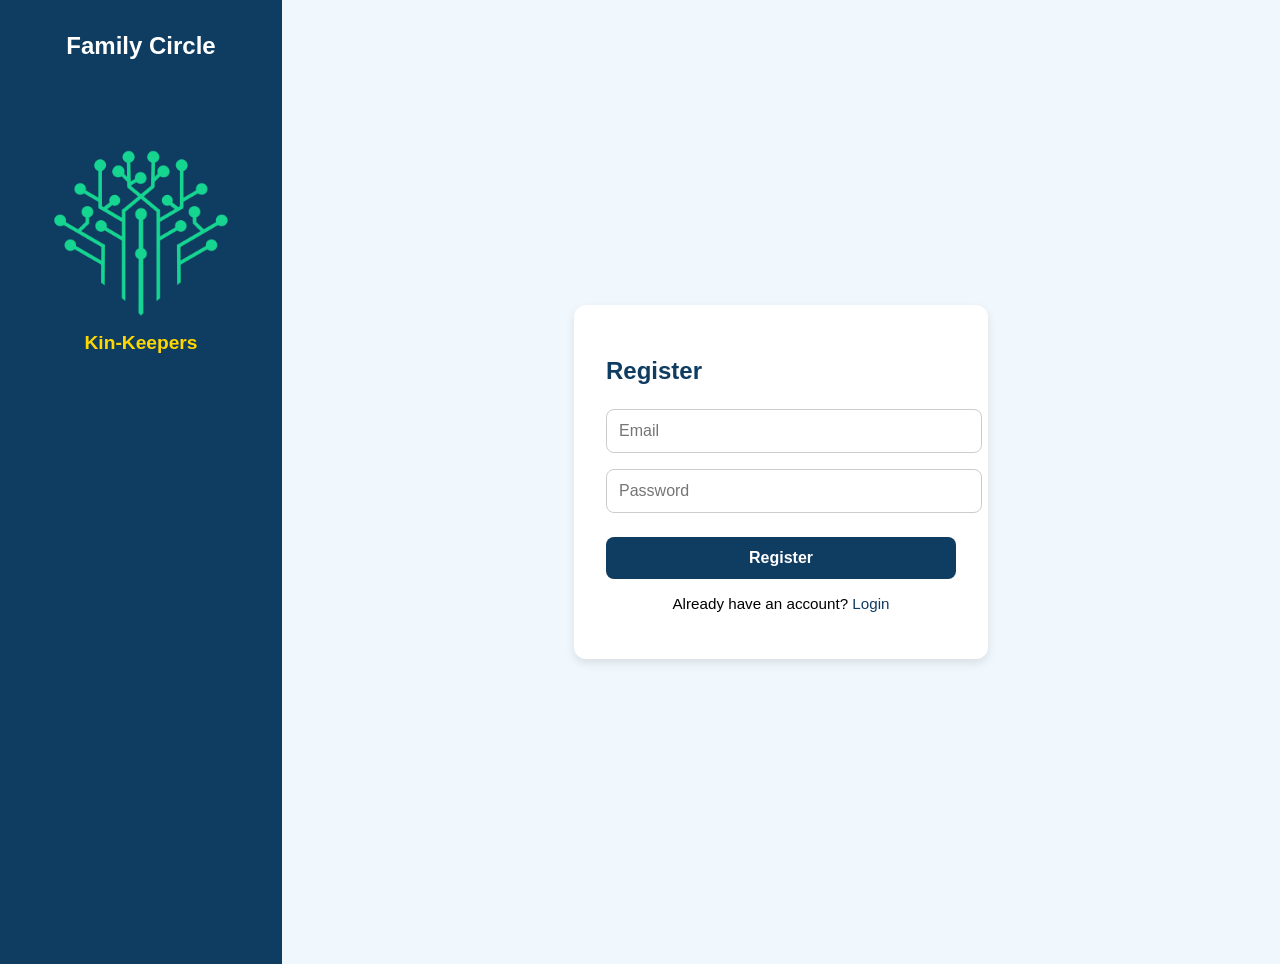
<file: public/register.html>
<!DOCTYPE html>
<html lang="en">
<head>
  <meta charset="UTF-8" />
  <title>Register - Family Circle</title>
  <meta http-equiv="Content-Security-Policy" content="script-src 'self';">
  <style>
    body {
      margin: 0;
      font-family: Arial, sans-serif;
      background: #f0f7fd;
      display: flex;
    }

    .sidebar {
      width: 250px;
      background-color: #0f3c61;
      color: white;
      padding: 2rem 1rem;
      height: 100vh;
      display: flex;
      flex-direction: column;
      align-items: center;
    }

    .sidebar h2 {
      margin: 0 0 2rem 0;
      font-size: 1.5rem;
      text-align: center;
    }

    .kin-keepers-container {
      display: flex;
      flex-direction: column;
      align-items: center;
      justify-content: flex-start; /* shift upward */
      flex-grow: 1;
      margin-top: 2rem; /* spacing from top */
    }

    .kin-keepers-container img {
      max-width: 100%;
      max-height: 200px; /* fits sidebar without overlapping */
      height: auto;
      display: block;
      margin-bottom: 0.5rem;
    }

    .kin-keepers-container span {
      font-size: 1.2rem;
      font-weight: bold;
      color: gold;
      text-align: center;
    }

    .content {
      flex-grow: 1;
      display: flex;
      justify-content: center;
      align-items: center;
    }

    .form-card {
      background-color: white;
      padding: 2rem;
      border-radius: 12px;
      box-shadow: 0 4px 10px rgba(0, 0, 0, 0.1);
      width: 350px;
    }

    .form-card h2 {
      margin-bottom: 1.5rem;
      color: #0f3c61;
    }

    input {
      width: 100%;
      padding: 0.75rem;
      margin-bottom: 1rem;
      border: 1px solid #ccc;
      border-radius: 8px;
      font-size: 1rem;
    }

    button {
      width: 100%;
      background-color: #0f3c61;
      color: white;
      border: none;
      padding: 0.75rem;
      border-radius: 8px;
      font-size: 1rem;
      font-weight: bold;
      cursor: pointer;
    }

    button:hover {
      background-color: #0d3557;
    }

    p {
      margin-top: 1rem;
      text-align: center;
      font-size: 0.95rem;
    }

    a {
      color: #0f3c61;
      text-decoration: none;
    }

    a:hover {
      text-decoration: underline;
    }
  </style>
</head>
<body>
  <div class="sidebar">
    <h2>Family Circle</h2>
    <div class="kin-keepers-container">
      <img src="kin-keepers.png" alt="Kin-Keepers Logo" />
      <span>Kin-Keepers</span>
    </div>
  </div>

  <div class="content">
    <div class="form-card">
      <h2>Register</h2>
      <form id="registerForm">
        <input name="email" type="email" placeholder="Email" required />
        <input name="password" type="password" placeholder="Password" required />
        <div id="registerMessage" style="color:red; font-size:0.9rem; margin-bottom:0.5rem;"></div>
        <button type="submit">Register</button>
      </form>
      <p>Already have an account? <a href="#" id="goToLogin">Login</a></p>
    </div>
  </div>

  <script src="register.js"></script>
</body>
</html>
</file>
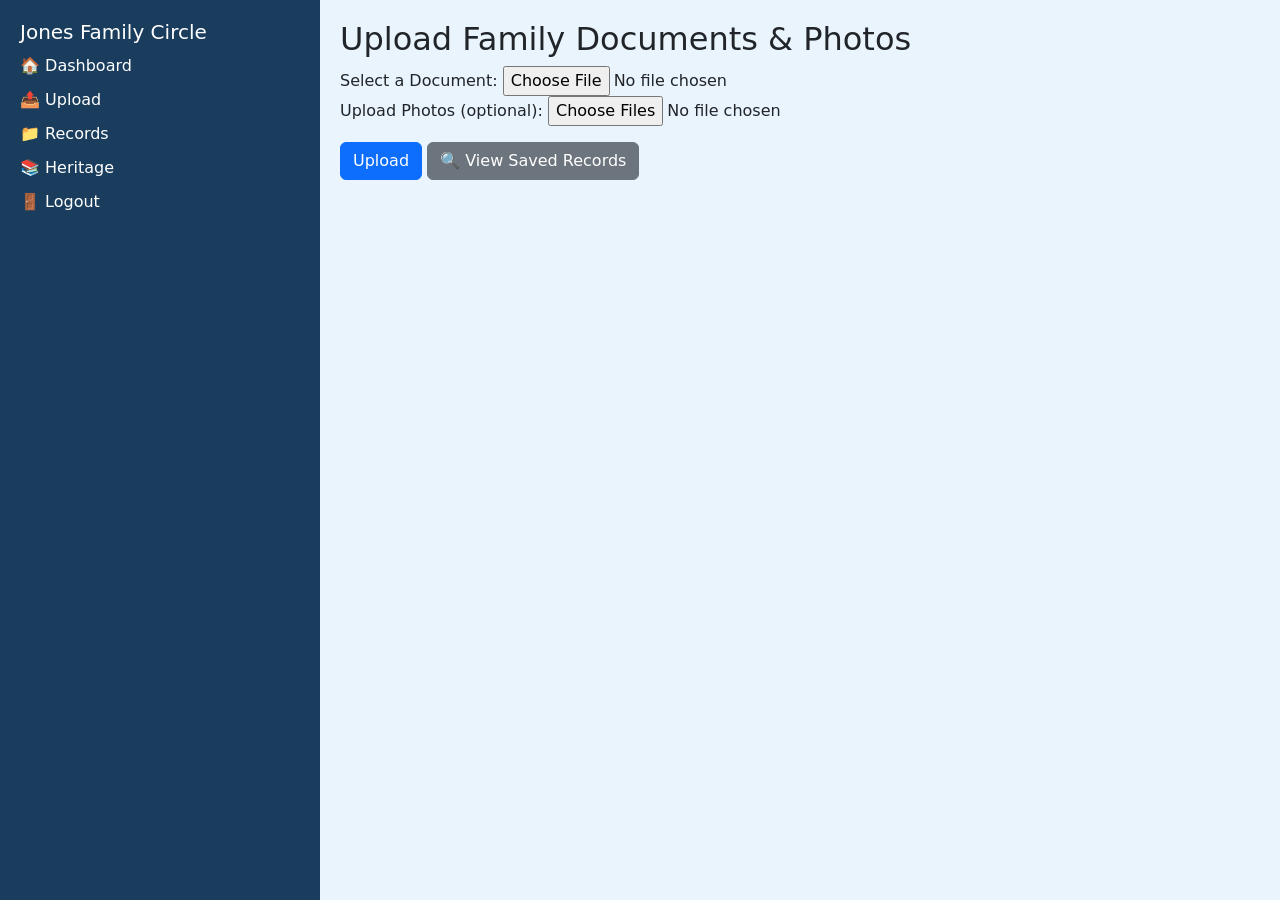
<file: public/upload.html>
<!DOCTYPE html>
<html lang="en">
<head>
  <meta charset="UTF-8" />
  <title>Upload Family Document</title>
  <link href="https://cdn.jsdelivr.net/npm/bootstrap@5.3.0/dist/css/bootstrap.min.css" rel="stylesheet" />
  <style>
    body { background-color: #eaf4fc; }
    .sidebar {
      background-color: #1a3d5d;
      color: white;
      height: 100vh;
      padding: 20px;
    }
    .sidebar a {
      display: block;
      color: white;
      text-decoration: none;
      margin: 10px 0;
    }
    .sidebar a:hover { text-decoration: underline; }
    .main-content { padding: 20px; }
    .result-field {
      background: #f8f8f8;
      border: 1px solid #ccc;
      border-radius: 6px;
      padding: 0.8rem;
      margin-bottom: 1rem;
    }
    img {
      max-width: 150px;
      border-radius: 8px;
      margin-top: 6px;
    }
    .error { color: red; }
  </style>
</head>
<body>
  <div class="container-fluid">
    <div class="row">
      <div class="col-md-3 sidebar">
        <h5>Jones Family Circle</h5>
        <a href="dashboard.html">🏠 Dashboard</a>
        <a href="upload.html">📤 Upload</a>
        <a href="record.html?id=1">📁 Records</a>
        <a href="#">📚 Heritage</a>
        <a href="#">🚪 Logout</a>
      </div>
      <div class="col-md-9 main-content">
        <h2>Upload Family Documents & Photos</h2>
        <form id="uploadForm">
          <label>Select a Document:
            <input type="file" name="docx" accept=".docx,.pdf" required />
          </label>
          <br />
          <label>Upload Photos (optional):
            <input type="file" name="photos" accept=".jpg,.jpeg,.png,.gif" multiple />
          </label>
          <br />
          <button type="submit" class="btn btn-primary mt-3">Upload</button>
          <button type="button" id="viewRecords" class="btn btn-secondary mt-3">🔍 View Saved Records</button>
        </form>
        <div id="result"></div>
      </div>
    </div>
  </div>
  <script>
    const form = document.getElementById("uploadForm");
    const resultDiv = document.getElementById("result");
    const viewRecordsBtn = document.getElementById("viewRecords");

    form.addEventListener("submit", async (e) => {
      e.preventDefault();
      const formData = new FormData(form);
      resultDiv.innerHTML = "⏳ Processing...";
      try {
        resultDiv.innerHTML = "<p class='text-success'>✅ Dummy upload complete. (Server logic not implemented)</p>";
      } catch (err) {
        resultDiv.innerHTML = `<p class="error">❌ Network Error: ${err.message}</p>`;
      }
    });

    viewRecordsBtn.addEventListener("click", () => {
      window.location.href = "record22.html?id=1";
    });
  </script>
</body>
</html>
</file>
<file: public/styles.css>
body { background-color: #eaf4fc; font-family: 'Segoe UI', Tahoma, Geneva, Verdana, sans-serif; }
.sidebar { background-color: #1a3d5d; color: white; padding: 20px; height: 100vh; width: 220px; position: fixed; top: 0; left: 0; overflow-y: auto; }
.side-nav { list-style: none; margin: 0; padding: 0; }
.side-nav .link, .side-nav .sublink { display: block; color: #ffffff; text-decoration: none; padding: 10px 0; border-bottom: 1px solid rgba(255, 255, 255, 0.25); }
.side-nav .link:hover, .side-nav .sublink:hover { color: #eaf4fc; background: rgba(255, 255, 255, 0.06); }
.side-nav .group-title { display: flex; align-items: center; justify-content: space-between; color: #ffffff; padding: 10px 0; cursor: pointer; border-bottom: 1px solid rgba(255, 255, 255, 0.25); user-select: none; text-decoration: none; }
.side-nav .chevron { transition: transform 0.2s ease; font-size: 0.9rem; opacity: 0.9; }
.side-nav .subgroup { padding-left: 10px; background: rgba(255, 255, 255, 0.03); }
.logout-wrap { margin-top: 24px; border-top: 1px solid rgba(255, 255, 255, 0.25); padding-top: 16px; }
.logout-btn { display: block; width: 100%; color: #fff; text-decoration: none; text-align: left; padding: 10px 0; border: 1px solid rgba(255,255,255,0.35); border-radius: 6px; }
.logout-btn:hover { background: rgba(255,255,255,0.08); }
.main-panel { margin-left: 220px; padding: 30px; }
.header { background-color: #205081; color: white; padding: 14px 26px; position: sticky; top: 0; z-index: 100; display: flex; align-items: center; justify-content: space-between; gap: 10px; }
.slm-status { font-size: 1.2rem; display: flex; align-items: center; gap: 6px; }
.hidden { display: none; }
.upload-tab { display: none; }
.upload-tab.active { display: block; }
.record-item { cursor: pointer; padding: 8px 10px; display: flex; align-items: center; justify-content: space-between; gap: 8px; font-size: 15px; border-bottom: 1px solid #eee; }
.record-item:hover { background: rgba(32,80,129,0.03); }
.record-item.active-record { background: rgba(32,80,129,0.08); border-left: 3px solid #205081; }
.record-item.active-record:hover { background: rgba(32,80,129,0.12); }
.tab-icons button { margin-right: 10px; }
.section-white, .upload-white, .response-box { background: #ffffff; border-radius: 8px; }
.section-white { padding: 15px; }
.upload-white { padding: 15px; }
.response-box { padding: 15px; min-height: 60px; white-space: pre-wrap; }
.divider { border-top: 1px solid #ddd; margin: 20px 0; }
.agent-template-folder { cursor: pointer; padding: 15px; text-align: center; border: 1px solid #ccc; border-radius: 8px; width: 160px; user-select: none; background: #fff; }
.agent-template-folder:hover { background-color: rgba(32,80,129,0.06); }
#uploadedPhotos img { box-shadow: 0 1px 4px rgba(0,0,0,0.08); }
.small-muted { font-size: 0.9rem; color: #6c757d; }
.inline-notice { display: flex; align-items: center; gap: 8px; font-size: .95rem; padding: 8px 10px; border-radius: 6px; background: #fff9e6; border: 1px solid #ffe08a; color: #6b5b00; }
.inline-notice .dot { width: 8px; height: 8px; border-radius: 50%; background: #ffc107; display: inline-block; }
.model-picker .btn { transition: box-shadow 0.2s ease, transform 0.05s ease; }
.model-picker.attention .btn { box-shadow: 0 0 0 0.25rem rgba(255, 193, 7, .45); }
#collectionBadge { white-space: nowrap; }
.qa-question { font-weight: 500; margin-bottom: 6px; color: #0f3c61; }
.qa-question strong { margin-right: 6px; }

/* Auto-summary box styling */
#autoSummaryBox {
  display: none;
  margin: 12px 0;
  padding: 12px;
  border-radius: 8px;
  background: linear-gradient(180deg,#fff 0%, #f7fbff 100%);
  box-shadow: 0 6px 18px rgba(16, 59, 103, 0.06);
  border: 1px solid rgba(32,80,129,0.06);
}
#autoSummaryBox h6 { margin: 0 0 4px 0; font-size: 0.95rem; }
#autoSummaryBox p { margin: 0; color: #123; white-space: pre-wrap; }

/* Topic panel should never truncate */
#extractedText {
  white-space: normal;
  word-break: break-word;
  overflow: visible;
  max-height: none;
}

/* Scope picker scroll */
#scopeFileList { max-height: 180px; overflow: auto; }

#activeDocStatus { min-height: 1.25em; }
</file>
